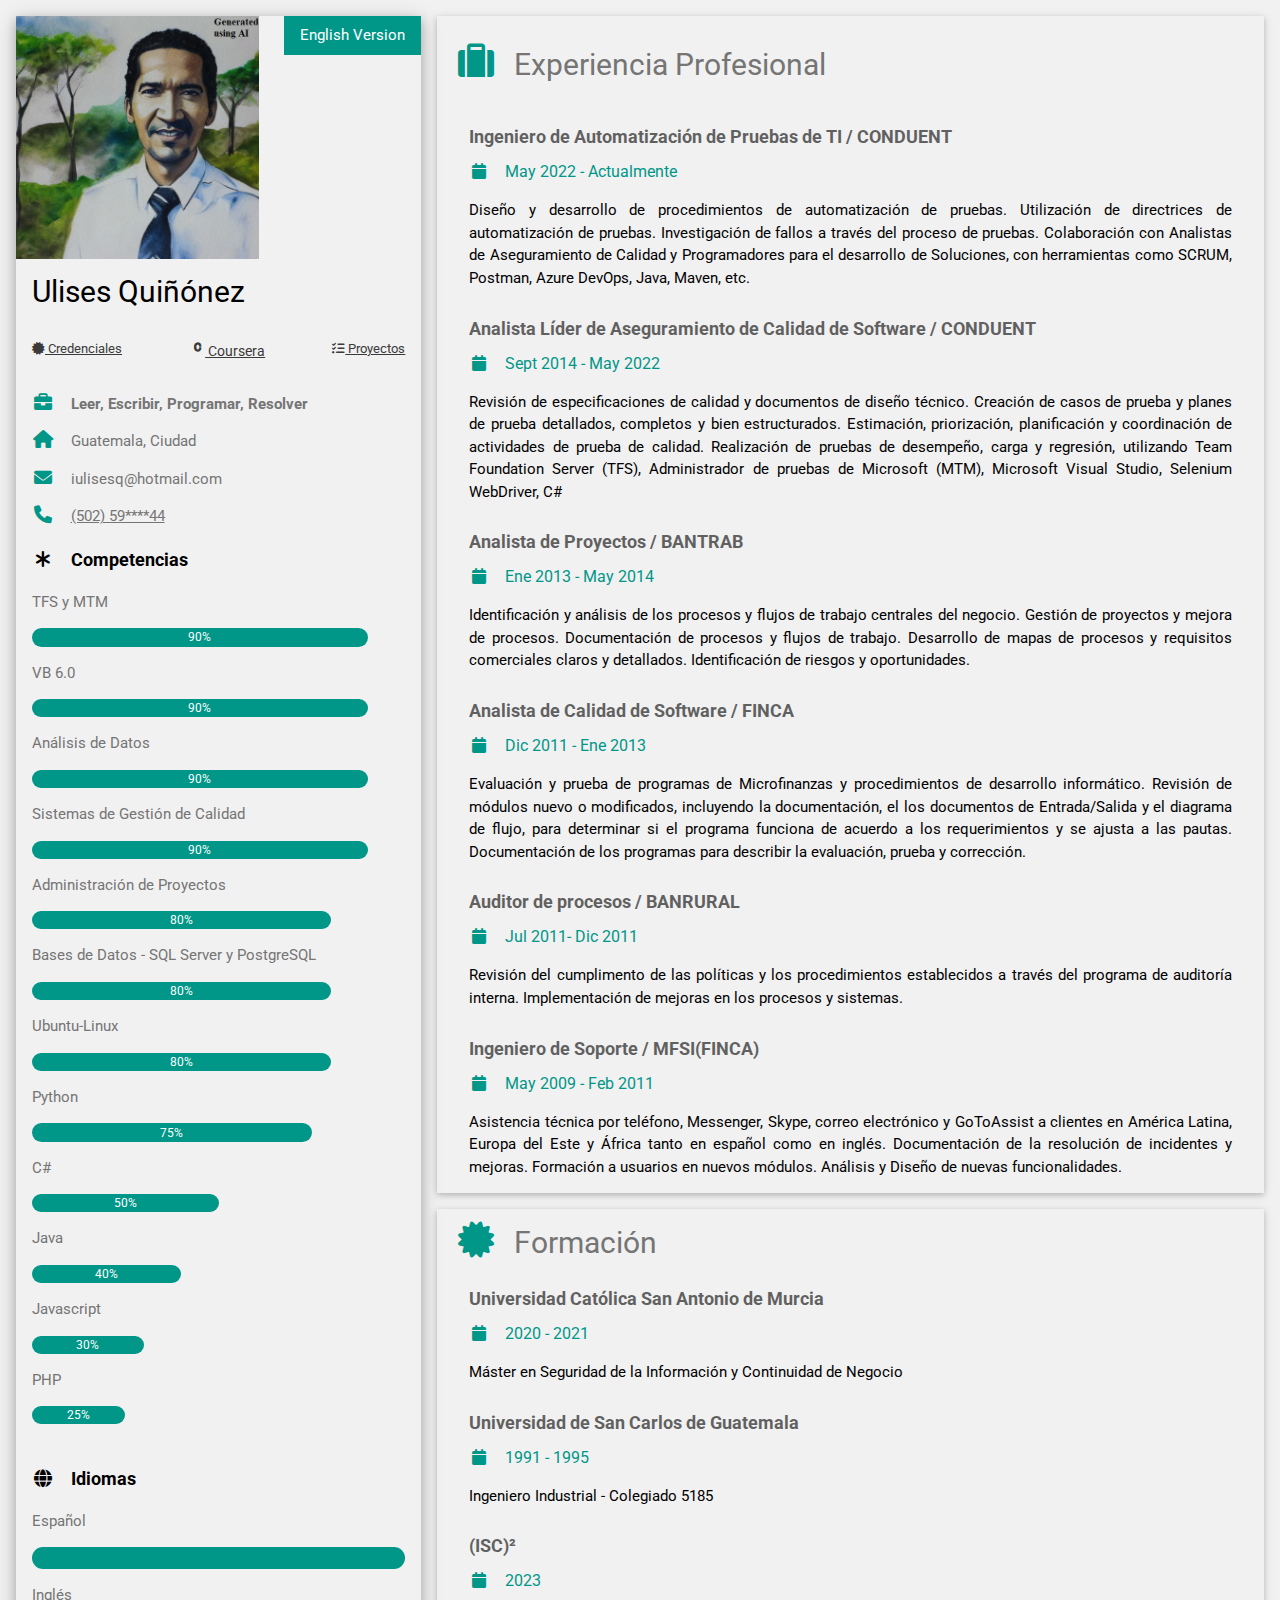
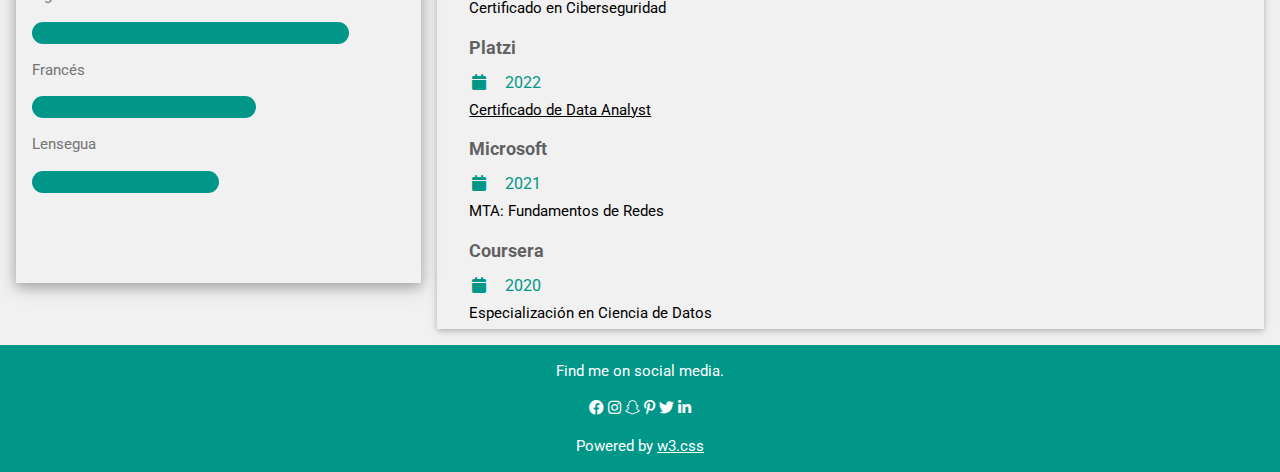
<file: index.html>
﻿<!DOCTYPE html>
<html>
<head>
  <title>Hoja de Vida - Ulises Quiñónez</title>
  <link rel="icon" type="image/x-icon" href="/img/favicon.ico">
  <link rel="icon" type="image/png" href="/img/favicon-32x32.png" sizes="32x32" />
  <link rel="icon" type="image/png" href="/img/favicon-16x16.png" sizes="16x16" />	
  <meta name="description" content="Ulises Quinonez's personal page: Read, Write, Code, Solve, Badge, Coursera, Projects, Leer, Escribir, Programar, Resolver, Credenciales">
</head>
<meta charset="UTF-8">
<meta name="viewport" content="width=device-width, initial-scale=1">
<link rel="stylesheet" href="css/w3.css">
<link rel='stylesheet' href='https://fonts.googleapis.com/css?family=Roboto'>
<link rel="stylesheet" href="https://cdnjs.cloudflare.com/ajax/libs/font-awesome/6.0.0-beta3/css/all.min.css">
<style>
html,body,h1,h2,h3,h4,h5,h6 {font-family: "Roboto", sans-serif}
.wrapper {
  position: relative;
  display: inline-block; /* Ensure the wrapper only takes the space it needs */
}

.wrapper i {
  color: gray;
  opacity: 0.5;
}
.container {
  position: relative; /* Make the container a positioning context */
}

#language-toggle {
  position: absolute;
  top: 0; /* Align button to the top of the container */
  right: 0; /* Align button to the right of the container */
}
</style>
  <style>
    /* Style for the modal */
    .modal {
      display: none;
      position: fixed;
      top: 0;
      left: 0;
      width: 100%;
      height: 100%;
      background: rgba(0,0,0,0.6);
      justify-content: center;
      align-items: center;
	  position: fixed;
	  z-index: 9999;
	  
    }

   .modal-content {
      background-color: white; /* Set background color to solid white */
      padding: 20px;
      border-radius: 5px;
      box-shadow: 0 0 10px rgba(0, 0, 0, 0.8);	  
    }
	    /* Overlay element to block content */
    .overlay {
      position: absolute;
      top: 0;
      left: 0;
      width: 100%;
      height: 100%;
      background-color: white; /* Set the same background color as modal content */
      opacity: 1; /* Set opacity to block content */
    }
  </style>
<body class="w3-light-grey">

<!-- Page Container -->
<div class="w3-content w3-margin-top" style="max-width:1400px;">

  <!-- The Grid -->
  <div class="w3-row-padding">
  
    <!-- Left Column -->
    <div class="w3-third">
    
      <div class="w3- light-grey w3-text-grey w3-card-4">
        <div class="w3-display-container">
<div class="container">
  <img id="img" src="img\avatar1.png" style="width:60%" alt="Avatar">
  <button id="language-toggle" class="w3-button w3-teal" onclick="window.location.href='eng/index.html'">English Version</button>
</div>
          <div class="w3-display-bottomcenter w3-container w3-text-black">
            <h2>Ulises Quiñónez</h2>
<div style="display: flex; justify-content: space-between;">
<a href="https://www.credly.com/users/ulises-quinonez" class="w3-text-dark-grey w3-padding-16" style="text-align: right; font-size: smaller;">
  <i class="fas fa-certificate"></i> Credenciales
</a>
  <a href="https://www.coursera.org/learner/ulises-quinonez-7554" class="w3-text-dark-grey w3-padding-16" style="text-align: right; font-size: 90%; color: blue;">
    <svg xmlns="http://www.w3.org/2000/svg" viewBox="0 0 24 24" width="16" height="16" fill="none" stroke="currentColor" stroke-width="2" stroke-linecap="round" stroke-linejoin="round">
      <text x="50%" y="50%" font-size="16" dy=".3em" text-anchor="middle" fill="white">C</text>
    </svg>
	Coursera
  </a>
<a href="#" class="w3-text-dark-grey w3-padding-16" style="text-align: right; font-size: smaller;" id="modal-link">
  <i class="fas fa-tasks"></i> Proyectos
</a>
<!-- The modal -->
<div id="myModal" class="modal">
  <div class="modal-content">
	<span class="close" style="cursor: pointer;">&times;</span><- Cerrar esta ventana
	<br>
    <h2>Un par de proyectos</h2>
	<br>
    <a href="http://prediocampeon.is-best.net/">Proyecto 1</a>:
	Un catálogo de automóviles realizado con PHP y mySql.
	<br>
    <br>
    <a href="http://contrabajo.is-best.net/">Proyecto 2</a>:
	Un listado de ofertas laborales realizado con PHP y mySql.	
	<br>
    <br>
    <a href="https://iulisesq.shinyapps.io/Covid_bajas/">Proyecto 3</a>:
	Una gráfica dinámica de víctimas de COVID realizada con R.
	<br>
	<br>
	  <a href="https://iulisesq.shinyapps.io/Covid_contagios/">Proyecto 4</a>:
	Una gráfica dinámica de contagiados de COVID realizada con R.
	<br>
	<br>
    <a href="http://body-quiz.is-best.net/">Proyecto 5</a>:
	Un simple quiz de las partes corporales internas realizado en PHP.	
  </div>
</div>
</div>
          </div>
        </div>
         <div class="w3-container">
          <p><i class="fa fa-briefcase fa-fw w3-margin-right w3-large w3-text-teal"></i><b>Leer, Escribir, Programar, Resolver</b></p>
          <p><i class="fa fa-home fa-fw w3-margin-right w3-large w3-text-teal"></i>Guatemala, Ciudad</p>
          <p><i class="fa fa-envelope fa-fw w3-margin-right w3-large w3-text-teal"></i>iulisesq@hotmail.com</p>
          <p><i class="fa fa-phone fa-fw w3-margin-right w3-large w3-text-teal"></i><a href="#" id="phoneLink">(502) 59****44</a></p>
          <p class="w3-large w3-text-black"><b><i class="fa fa-asterisk fa-fw w3-margin-right w3-text-black"></i>Competencias</b></p>
          <p>TFS y MTM</p>
          <div class="w3-light-grey w3-round-xlarge w3-small">
            <div class="w3-container w3-center w3-round-xlarge w3-teal" style="width:90%">90%</div>
          </div>
          <p>VB 6.0</p>
          <div class="w3-light-grey w3-round-xlarge w3-small">
            <div class="w3-container w3-center w3-round-xlarge w3-teal" style="width:90%">90%</div>
          </div>          
          <p id="line4">Análisis de Datos</p>
          <div class="w3-light-grey w3-round-xlarge w3-small">
            <div class="w3-container w3-center w3-round-xlarge w3-teal" style="width:90%">
              <div class="w3-center w3-text- light-grey">90%</div>
            </div>
          </div>
          <p id="line5">Sistemas de Gestión de Calidad</p>
          <div class="w3-light-grey w3-round-xlarge w3-small">
            <div class="w3-container w3-center w3-round-xlarge w3-teal" style="width:90%">90%</div>
          </div>
          <p id="line6">Administración de Proyectos</p>
          <div class="w3-light-grey w3-round-xlarge w3-small">
            <div class="w3-container w3-center w3-round-xlarge w3-teal" style="width:80%">80%</div>
          </div>                    
          <p id="line7">Bases de Datos - SQL Server y PostgreSQL</p>
          <div class="w3-light-grey w3-round-xlarge w3-small">
            <div class="w3-container w3-center w3-round-xlarge w3-teal" style="width:80%">80%</div>
          </div>
          <p>Ubuntu-Linux</p>
          <div class="w3-light-grey w3-round-xlarge w3-small">
            <div class="w3-container w3-center w3-round-xlarge w3-teal" style="width:80%">80%</div>
          </div>  
          <p>Python</p>
          <div class="w3-light-grey w3-round-xlarge w3-small">
            <div class="w3-container w3-center w3-round-xlarge w3-teal" style="width:75%">75%</div>
          </div>
          <p>C#</p>
          <div class="w3-light-grey w3-round-xlarge w3-small">
            <div class="w3-container w3-center w3-round-xlarge w3-teal" style="width:50%">50%</div>
          </div>
            <p>Java</p>
          <div class="w3-light-grey w3-round-xlarge w3-small">
            <div class="w3-container w3-center w3-round-xlarge w3-teal" style="width:40%">40%</div>
		  </div>	
	    <p>Javascript</p>
          <div class="w3-light-grey w3-round-xlarge w3-small">
            <div class="w3-container w3-center w3-round-xlarge w3-teal" style="width:30%">30%</div>
         </div>
		<p>PHP</p>
          <div class="w3-light-grey w3-round-xlarge w3-small">
            <div class="w3-container w3-center w3-round-xlarge w3-teal" style="width:25%">25%</div>
          </div>          
          <br>
          <p class="w3-large w3-text-black"><b><i class="fa fa-globe fa-fw w3-margin-right w3-text-black"></i>Idiomas</b></p>
          <p>Español</p>
          <div class="w3-light-grey w3-round-xlarge">
            <div class="w3-round-xlarge w3-teal" style="height:22px;width:100%"></div>
          </div>
          <p>Inglés</p>
          <div class="w3-light-grey w3-round-xlarge">
            <div class="w3-round-xlarge w3-teal" style="height:22px;width:85%"></div>
          </div>
          <p>Francés</p>
          <div class="w3-light-grey w3-round-xlarge">
            <div class="w3-round-xlarge w3-teal" style="height:22px;width:60%"></div>
          </div>
          <p>Lensegua</p>
          <div class="w3-light-grey w3-round-xlarge">
            <div class="w3-round-xlarge w3-teal" style="height:22px;width:50%"></div>
          </div>
          <br>
		  <br>
		  <br>
		  <br>
        </div>
      </div><br>

    <!-- End Left Column -->
    </div>

    <!-- Right Column -->
    <div class="w3-twothird">
    
      <div class="w3-container w3-card w3- light-grey w3-margin-bottom">
        <h2 class="w3-text-grey w3-padding-16"><i class="fa fa-suitcase fa-fw w3-margin-right w3-xxlarge w3-text-teal"></i>Experiencia Profesional</h2>
        <div class="w3-container">
          <h5 class="w3-opacity"><b>Ingeniero de Automatización de Pruebas de TI / CONDUENT</b></h5>
		  <h6 id="date1" class="w3-text-teal"><i class="fa fa-calendar fa-fw w3-margin-right"></i>May 2022 - Actualmente</h6>
			<p id="line17" align="justify">Diseño y desarrollo de procedimientos de automatización de pruebas. Utilización de directrices de automatización de pruebas. Investigación de fallos a través del proceso de pruebas. Colaboración con Analistas de Aseguramiento de Calidad y Programadores para el desarrollo de Soluciones, con herramientas como SCRUM, Postman, Azure DevOps, Java, Maven, etc.</p>
        </div>
		<div class="w3-container">
          <h5 class="w3-opacity"><b>Analista Líder de Aseguramiento de Calidad de Software / CONDUENT</b></h5>
          <h6 class="w3-text-teal"><i class="fa fa-calendar fa-fw w3-margin-right"></i>Sept 2014 - May 2022</h6>
          <p id="line18" align="justify">Revisión de especificaciones de calidad y documentos de diseño técnico. Creación de casos de prueba y planes de prueba detallados, completos y bien estructurados. Estimación, priorización, planificación y coordinación de actividades de prueba de calidad. Realización de pruebas de desempeño, carga y regresión, utilizando Team Foundation Server (TFS), Administrador de pruebas de Microsoft (MTM), Microsoft Visual Studio, Selenium WebDriver, C#</p>
        </div>
        <div class="w3-container">
          <h5 class="w3-opacity"><b>Analista de Proyectos / BANTRAB</b></h5>
          <h6 id="date2" class="w3-text-teal"><i class="fa fa-calendar fa-fw w3-margin-right"></i>Ene 2013 - May 2014</h6>
          <p id="line19" align="justify">Identificación y análisis de los procesos y flujos de trabajo centrales del negocio. Gestión de proyectos y mejora de procesos. Documentación de procesos y flujos de trabajo. Desarrollo de mapas de procesos y requisitos comerciales claros y detallados. Identificación de riesgos y oportunidades.</p>
        </div>
        <div class="w3-container">
          <h5 class="w3-opacity"><b>Analista de Calidad de Software / FINCA</b></h5>		            
          <h6 id="date3" class="w3-text-teal"><i class="fa fa-calendar fa-fw w3-margin-right"></i>Dic 2011 - Ene 2013</h6>
          <p id="line20" align="justify">Evaluación y prueba de programas de Microfinanzas y procedimientos de desarrollo informático. Revisión de módulos nuevo o modificados, incluyendo la documentación, el los documentos de Entrada/Salida y el diagrama de flujo, para determinar si el programa funciona de acuerdo a los requerimientos y se ajusta a las pautas. Documentación de los programas para describir la evaluación, prueba y corrección.</p>
        </div>
        <div class="w3-container">
          <h5 class="w3-opacity"><b>Auditor de procesos / BANRURAL</b></h5>		            
          <h6 id="date4" class="w3-text-teal"><i class="fa fa-calendar fa-fw w3-margin-right"></i>Jul 2011- Dic 2011</h6>
          <p id="line21" align="justify">Revisión del cumplimento de las políticas y los procedimientos establecidos a través del programa de auditoría interna. Implementación de mejoras en los procesos y sistemas.</p>
        </div>
        <div class="w3-container">
          <h5 class="w3-opacity"><b>Ingeniero de Soporte / MFSI(FINCA)</b></h5>		            
          <h6 class="w3-text-teal"><i class="fa fa-calendar fa-fw w3-margin-right"></i>May 2009 - Feb 2011</h6>
          <p id="line22" align="justify">Asistencia técnica por teléfono, Messenger, Skype, correo electrónico y GoToAssist a clientes en América Latina, Europa del Este y África tanto en español como en inglés. Documentación de la resolución de incidentes y mejoras. Formación a usuarios en nuevos módulos. Análisis y Diseño de nuevas funcionalidades.</p>
        </div>
      </div>

      <div class="w3-container w3-card w3- light-grey">
        <h2 class="w3-text-grey w3-padding-10"><i class="fa fa-certificate fa-fw w3-margin-right w3-xxlarge w3-text-teal"></i>Formación</h2>
        <div class="w3-container">
          <h5 class="w3-opacity"><b>Universidad Católica San Antonio de Murcia</b></h5>		            
          <h6 class="w3-text-teal"><i class="fa fa-calendar fa-fw w3-margin-right"></i>2020 - 2021</h6>
          <p id="tet1">Máster en Seguridad de la Información y Continuidad de Negocio</p>
          </div>
        <div class="w3-container">
          <h5 class="w3-opacity"><b>Universidad de San Carlos de Guatemala</b></h5>		    
          <h6 class="w3-text-teal"><i class="fa fa-calendar fa-fw w3-margin-right"></i>1991 - 1995</h6>
          <p id="tet2">Ingeniero Industrial - Colegiado 5185</p>          
        </div>
		<div class="w3-container">
		  <h5 class="w3-opacity"><b>(ISC)²</b></h5>		            
		  <h6 class="w3-text-teal"><i class="fa fa-calendar fa-fw w3-margin-right"></i>2023</h6>
		  <p id="tet3" style="line-height: 0.020;">Certificado en Ciberseguridad</p>
		</div>
		<div class="w3-container">
		  <h5 class="w3-opacity"><b>Platzi</b></h5>		            
		  <h6 class="w3-text-teal"><i class="fa fa-calendar fa-fw w3-margin-right"></i>2022</h6>
		  <p id="tet_new" style="line-height: 0.020;"><a href="https://platzi.com/p/partyofcuatro/ruta/7006-analyst/diploma/detalle/">Certificado de Data Analyst</a></p>
		</div>
		<div class="w3-container">
		  <h5 class="w3-opacity"><b>Microsoft</b></h5>		            
		  <h6 class="w3-text-teal"><i class="fa fa-calendar fa-fw w3-margin-right"></i>2021</h6>
		  <p id="tet4" style="line-height: 0.020;">MTA: Fundamentos de Redes</p>
		</div>
        <div class="w3-container">
          <h5 class="w3-opacity"><b>Coursera</b></h5>		            
          <h6 class="w3-text-teal"><i class="fa fa-calendar fa-fw w3-margin-right"></i>2020</h6>
          <p id="tet5" style="line-height: 0.020;">Especialización en Ciencia de Datos</p>
        </div>
      </div>

    <!-- End Right Column -->
    </div>


 <!-- End Grid -->
  </div>
<script src="https://apps.elfsight.com/p/platform.js" defer></script>
<div class="elfsight-app-604c8679-e94e-4635-850a-fe289a55f8b1"></div>
<script language="javascript"  src="/js/car.js">
</script>
<script language="javascript"  src="/js/moda.js">
</script>
<script>
document.getElementById("phoneLink").addEventListener("click", function(event) {
  event.preventDefault(); // Evita que el enlace siga el enlace original
  alert("Número de teléfono: (502) **3789**"); // Muestra una ventana de alerta con el número de teléfono
});
</script>

</div>

<footer class="w3-container w3-teal w3-center w3-margin-top">
  <p>Find me on social media.</p>
  <i class="fab fa-facebook w3-hover-opacity wrapper"></i>
  <i class="fab fa-instagram w3-hover-opacity wrapper"></i>
  <i class="fab fa-snapchat-ghost w3-hover-opacity wrapper"></i>
  <i class="fab fa-pinterest-p w3-hover-opacity wrapper"></i>
  <i class="fab fa-twitter w3-hover-opacity wrapper"></i>
  <i class="fab fa-linkedin-in w3-hover-opacity wrapper"></i>
  <p>Powered by <a href="https://www.w3schools.com/css/" target="_blank">w3.css</a></p>
</footer>

</body>
</html>
</file>
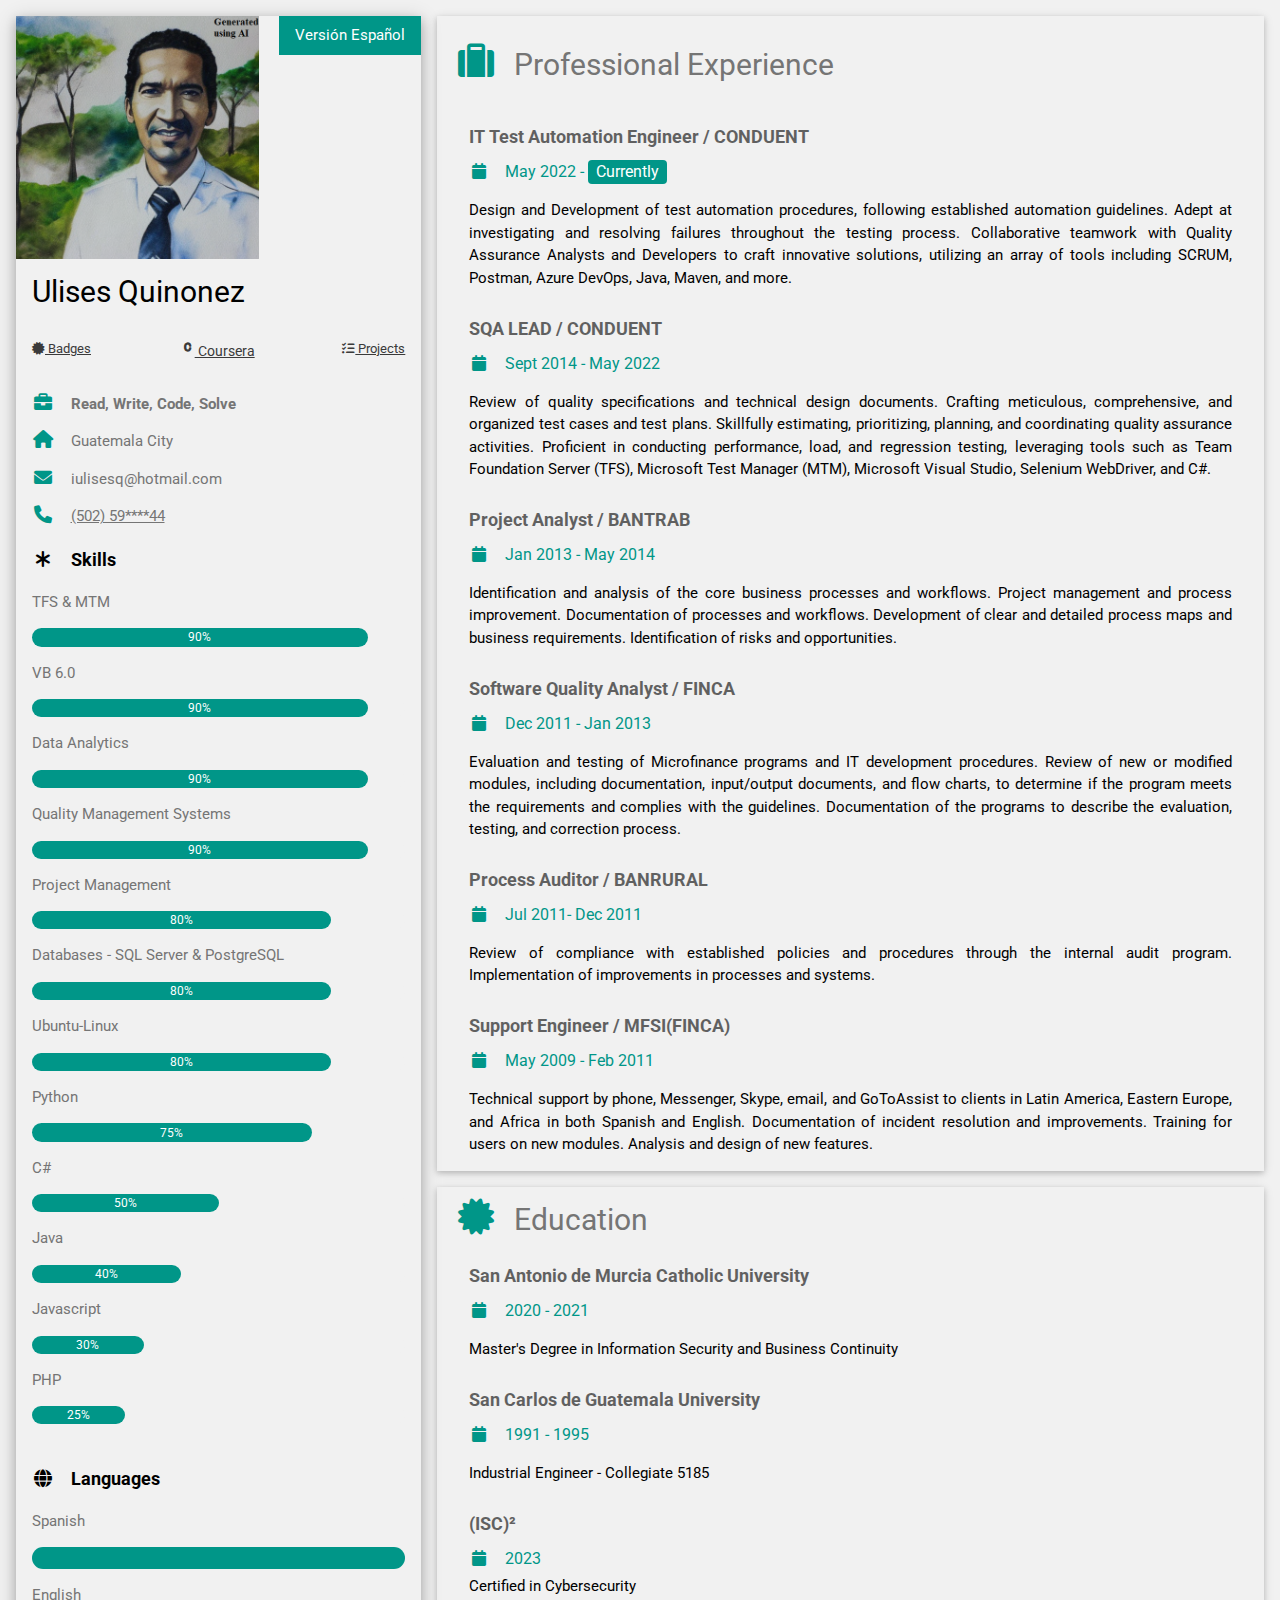
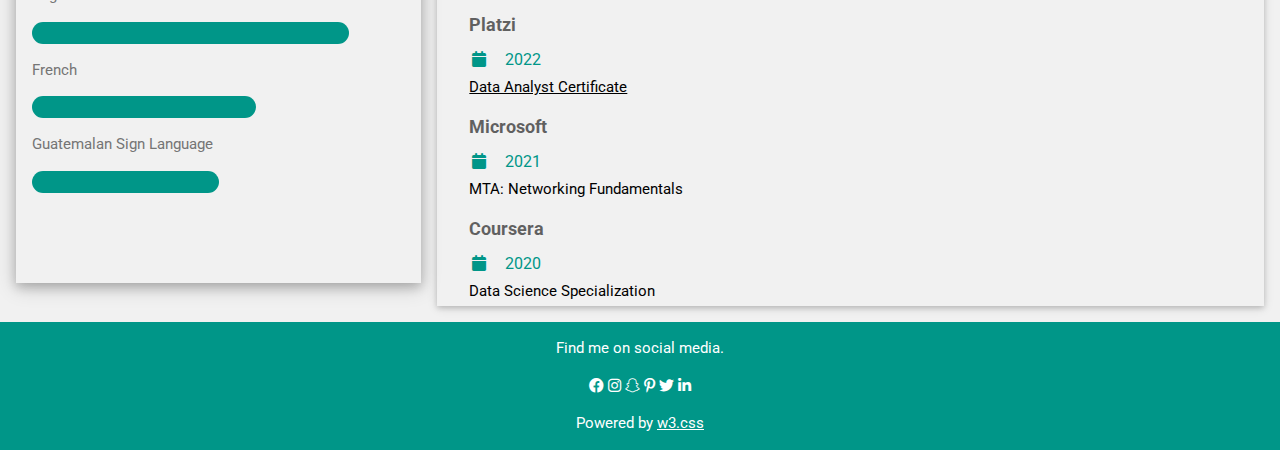
<file: eng/index.html>
﻿<!DOCTYPE html>
<html>
<head>
  <title>Ulises Quinonez - Resume</title>
  <link rel="icon" type="image/x-icon" href="/img/favicon.ico">
  <link rel="icon" type="image/png" href="/img/favicon-32x32.png" sizes="32x32" />
  <link rel="icon" type="image/png" href="/img/favicon-16x16.png" sizes="16x16" />	
  <meta name="description" content="Ulises Quinonez's personal page: Read, Write, Code, Solve, Badge, Coursera, Projects">
</head>
<meta charset="UTF-8">
<meta name="viewport" content="width=device-width, initial-scale=1">
<link rel="stylesheet" href="css/w3.css">
<link rel='stylesheet' href='https://fonts.googleapis.com/css?family=Roboto'>
<link rel="stylesheet" href="https://cdnjs.cloudflare.com/ajax/libs/font-awesome/6.0.0-beta3/css/all.min.css">
<style>
html,body,h1,h2,h3,h4,h5,h6 {font-family: "Roboto", sans-serif}
.wrapper {
  position: relative;
  display: inline-block; /* Ensure the wrapper only takes the space it needs */
}

.wrapper i {
  color: gray;
  opacity: 0.5;
}
.container {
  position: relative; /* Make the container a positioning context */
}

#language-toggle {
 position: absolute;
  top: 0; /* Align button to the top of the container */
  right: 0; /* Align button to the right of the container */
}
</style>
  <style>
    /* Style for the modal */
    .modal {
      display: none;
      position: fixed;
      top: 0;
      left: 0;
      width: 100%;
      height: 100%;
      background: rgba(0,0,0,0.6);
      justify-content: center;
      align-items: center;
	  position: fixed;
	  z-index: 9999;
	  
    }

   .modal-content {
      background-color: white; /* Set background color to solid white */
      padding: 20px;
      border-radius: 5px;
      box-shadow: 0 0 10px rgba(0, 0, 0, 0.8);	  
    }
	    /* Overlay element to block content */
    .overlay {
      position: absolute;
      top: 0;
      left: 0;
      width: 100%;
      height: 100%;
      background-color: white; /* Set the same background color as modal content */
      opacity: 1; /* Set opacity to block content */
    }
  </style>
<body class="w3-light-grey">

<!-- Page Container -->
<div class="w3-content w3-margin-top" style="max-width:1400px;">

  <!-- The Grid -->
  <div class="w3-row-padding">
  
    <!-- Left Column -->
    <div class="w3-third">
    
      <div class="w3- light-grey w3-text-grey w3-card-4">
        <div class="w3-display-container">
<div class="container">
  <img id="img" src="img\avatar1.png" style="width:60%" alt="Avatar">
  <a id="language-toggle" class="w3-button w3-teal" href="https://gilbertq.github.io/s/">Versión Español</a>
</div>		  
          <div class="w3-display-bottomcenter w3-container w3-text-black">
            <h2>Ulises Quinonez</h2>
<div style="display: flex; justify-content: space-between;">
<a href="https://www.credly.com/users/ulises-quinonez" class="w3-text-dark-grey w3-padding-16" style="text-align: right; font-size: smaller;">
  <i class="fas fa-certificate"></i> Badges
</a>
  <a href="https://www.coursera.org/learner/ulises-quinonez-7554" class="w3-text-dark-grey w3-padding-16" style="text-align: right; font-size: 90%; color: blue;">
    <svg xmlns="http://www.w3.org/2000/svg" viewBox="0 0 24 24" width="16" height="16" fill="none" stroke="currentColor" stroke-width="2" stroke-linecap="round" stroke-linejoin="round">
      <text x="50%" y="50%" font-size="16" dy=".3em" text-anchor="middle" fill="white">C</text>
    </svg>
	Coursera
  </a>
<a href="#" class="w3-text-dark-grey w3-padding-16" style="text-align: right; font-size: smaller;" id="modal-link">
  <i class="fas fa-tasks"></i> Projects
</a>
<!-- The modal -->
<div id="myModal" class="modal">
  <div class="modal-content">
	<span class="close" style="cursor: pointer;">&times;</span><- Close this window
	<br>
    <h2>A couple of projects</h2>
	<br>
    <a href="http://prediocampeon.is-best.net/">Project 1</a>:
	A car catalog built with PHP and mySql.
	<br>
    <br>
    <a href="http://contrabajo.is-best.net/">Project 2</a>:
	A list of job offers built with PHP and mySql.
	<br>	
    <br>
    <a href="https://iulisesq.shinyapps.io/Covid_bajas/">Project 3</a>:
	A Dynamic Visualization of COVID Victims built with R.
	<br>
	<br>
    <a href="https://iulisesq.shinyapps.io/Covid_contagios/">Project 4</a>:
	A Dynamic Visualization of COVID Infected built with R.
	<br>
	<br>
    <a href="http://body-quiz.is-best.net/">Project 5</a>:
	 A Simple Internal Body Parts Quiz built in PHP.	
  </div>
</div>
</div>
          </div>
        </div>
         <div class="w3-container">
          <p><i class="fa fa-briefcase fa-fw w3-margin-right w3-large w3-text-teal"></i><b>Read, Write, Code, Solve</b></p>
          <p><i class="fa fa-home fa-fw w3-margin-right w3-large w3-text-teal"></i>Guatemala City</p>
          <p><i class="fa fa-envelope fa-fw w3-margin-right w3-large w3-text-teal"></i>iulisesq@hotmail.com</p>
          <p><i class="fa fa-phone fa-fw w3-margin-right w3-large w3-text-teal"></i><a href="#" id="phoneLink">(502) 59****44</a></p>
          <p class="w3-large w3-text-black"><b><i class="fa fa-asterisk fa-fw w3-margin-right w3-text-black"></i>Skills</b></p>
          <p>TFS & MTM</p>
          <div class="w3-light-grey w3-round-xlarge w3-small">
            <div class="w3-container w3-center w3-round-xlarge w3-teal" style="width:90%">90%</div>
          </div>
          <p>VB 6.0</p>
          <div class="w3-light-grey w3-round-xlarge w3-small">
            <div class="w3-container w3-center w3-round-xlarge w3-teal" style="width:90%">90%</div>
          </div>          
          <p>Data Analytics</p>
          <div class="w3-light-grey w3-round-xlarge w3-small">
            <div class="w3-container w3-center w3-round-xlarge w3-teal" style="width:90%">
              <div class="w3-center w3-text- light-grey">90%</div>
            </div>
          </div>
          <p>Quality Management Systems</p>
          <div class="w3-light-grey w3-round-xlarge w3-small">
            <div class="w3-container w3-center w3-round-xlarge w3-teal" style="width:90%">90%</div>
          </div>
          <p>Project Management</p>
          <div class="w3-light-grey w3-round-xlarge w3-small">
            <div class="w3-container w3-center w3-round-xlarge w3-teal" style="width:80%">80%</div>
          </div>                    
          <p>Databases - SQL Server & PostgreSQL</p>
          <div class="w3-light-grey w3-round-xlarge w3-small">
            <div class="w3-container w3-center w3-round-xlarge w3-teal" style="width:80%">80%</div>
          </div>
          <p>Ubuntu-Linux</p>
          <div class="w3-light-grey w3-round-xlarge w3-small">
            <div class="w3-container w3-center w3-round-xlarge w3-teal" style="width:80%">80%</div>
          </div>  
          <p>Python</p>
          <div class="w3-light-grey w3-round-xlarge w3-small">
            <div class="w3-container w3-center w3-round-xlarge w3-teal" style="width:75%">75%</div>
          </div>
          <p>C#</p>
          <div class="w3-light-grey w3-round-xlarge w3-small">
            <div class="w3-container w3-center w3-round-xlarge w3-teal" style="width:50%">50%</div>
          </div>
            <p>Java</p>
          <div class="w3-light-grey w3-round-xlarge w3-small">
            <div class="w3-container w3-center w3-round-xlarge w3-teal" style="width:40%">40%</div>
		  </div>	
	    <p>Javascript</p>
          <div class="w3-light-grey w3-round-xlarge w3-small">
            <div class="w3-container w3-center w3-round-xlarge w3-teal" style="width:30%">30%</div>
         </div>
		<p>PHP</p>
          <div class="w3-light-grey w3-round-xlarge w3-small">
            <div class="w3-container w3-center w3-round-xlarge w3-teal" style="width:25%">25%</div>
          </div>          
          <br>
          <p class="w3-large w3-text-black"><b><i class="fa fa-globe fa-fw w3-margin-right w3-text-black"></i>Languages</b></p>
          <p>Spanish</p>
          <div class="w3-light-grey w3-round-xlarge">
            <div class="w3-round-xlarge w3-teal" style="height:22px;width:100%"></div>
          </div>
          <p>English</p>
          <div class="w3-light-grey w3-round-xlarge">
            <div class="w3-round-xlarge w3-teal" style="height:22px;width:85%"></div>
          </div>
          <p>French</p>
          <div class="w3-light-grey w3-round-xlarge">
            <div class="w3-round-xlarge w3-teal" style="height:22px;width:60%"></div>
          </div>
          <p>Guatemalan Sign Language </p>
          <div class="w3-light-grey w3-round-xlarge">
            <div class="w3-round-xlarge w3-teal" style="height:22px;width:50%"></div>
          </div>
          <br>
		  <br>
		  <br>
		  <br>
        </div>
      </div><br>

    <!-- End Left Column -->
    </div>

    <!-- Right Column -->
    <div class="w3-twothird">
    
      <div class="w3-container w3-card w3- light-grey w3-margin-bottom">
        <h2 class="w3-text-grey w3-padding-16"><i class="fa fa-suitcase fa-fw w3-margin-right w3-xxlarge w3-text-teal"></i>Professional Experience</h2>
        <div class="w3-container">
          <h5 class="w3-opacity"><b>IT Test Automation Engineer / CONDUENT</b></h5>
          <h6 class="w3-text-teal"><i class="fa fa-calendar fa-fw w3-margin-right"></i>May 2022 - <span class="w3-tag w3-teal w3-round">Currently</span></h6>
          <p align="justify">Design and Development of test automation procedures, following established automation guidelines. Adept at investigating and resolving failures throughout the testing process. Collaborative teamwork with Quality Assurance Analysts and Developers to craft innovative solutions, utilizing an array of tools including SCRUM, Postman, Azure DevOps, Java, Maven, and more.</p>
        </div>
		<div class="w3-container">
          <h5 class="w3-opacity"><b>SQA LEAD / CONDUENT</b></h5>
          <h6 class="w3-text-teal"><i class="fa fa-calendar fa-fw w3-margin-right"></i>Sept 2014 - May 2022</h6>
          <p align="justify">Review of quality specifications and technical design documents. Crafting meticulous, comprehensive, and organized test cases and test plans. Skillfully estimating, prioritizing, planning, and coordinating quality assurance activities. Proficient in conducting performance, load, and regression testing, leveraging tools such as Team Foundation Server (TFS), Microsoft Test Manager (MTM), Microsoft Visual Studio, Selenium WebDriver, and C#.</p>
        </div>
        <div class="w3-container">
          <h5 class="w3-opacity"><b>Project Analyst / BANTRAB</b></h5>
          <h6 class="w3-text-teal"><i class="fa fa-calendar fa-fw w3-margin-right"></i>Jan 2013 - May 2014</h6>
          <p align="justify">Identification and analysis of the core business processes and workflows. Project management and process improvement. Documentation of processes and workflows. Development of clear and detailed process maps and business requirements. Identification of risks and opportunities.</p>
        </div>
        <div class="w3-container">
          <h5 class="w3-opacity"><b>Software Quality Analyst / FINCA</b></h5>
		            
          <h6 class="w3-text-teal"><i class="fa fa-calendar fa-fw w3-margin-right"></i>Dec 2011 - Jan 2013</h6>
          <p align="justify">Evaluation and testing of Microfinance programs and IT development procedures. Review of new or modified modules, including documentation, input/output documents, and flow charts, to determine if the program meets the requirements and complies with the guidelines. Documentation of the programs to describe the evaluation, testing, and correction process.</p>
        </div>
        <div class="w3-container">
          <h5 class="w3-opacity"><b>Process Auditor / BANRURAL</b></h5>
		            
          <h6 class="w3-text-teal"><i class="fa fa-calendar fa-fw w3-margin-right"></i>Jul 2011- Dec 2011</h6>
          <p align="justify">Review of compliance with established policies and procedures through the internal audit program. Implementation of improvements in processes and systems.</p>
        </div>
        <div class="w3-container">
          <h5 class="w3-opacity"><b>Support Engineer / MFSI(FINCA)</b></h5>
		            
          <h6 class="w3-text-teal"><i class="fa fa-calendar fa-fw w3-margin-right"></i>May 2009 - Feb 2011</h6>
          <p align="justify">Technical support by phone, Messenger, Skype, email, and GoToAssist to clients in Latin America, Eastern Europe, and Africa in both Spanish and English. Documentation of incident resolution and improvements. Training for users on new modules. Analysis and design of new features.</p>
        </div>
      </div>

      <div class="w3-container w3-card w3- light-grey">
        <h2 class="w3-text-grey w3-padding-10"><i class="fa fa-certificate fa-fw w3-margin-right w3-xxlarge w3-text-teal"></i>Education</h2>
        <div class="w3-container">
          <h5 class="w3-opacity"><b>San Antonio de Murcia Catholic University</b></h5>		            
          <h6 class="w3-text-teal"><i class="fa fa-calendar fa-fw w3-margin-right"></i>2020 - 2021</h6>
          <p>Master's Degree in Information Security and Business Continuity</p>
          </div>
        <div class="w3-container">
          <h5 class="w3-opacity"><b>San Carlos de Guatemala University</b></h5>		    
          <h6 class="w3-text-teal"><i class="fa fa-calendar fa-fw w3-margin-right"></i>1991 - 1995</h6>
          <p>Industrial Engineer - Collegiate 5185</p>          
        </div>
		<div class="w3-container">
          <h5 class="w3-opacity"><b>(ISC)²</b></h5>		            
          <h6 class="w3-text-teal"><i class="fa fa-calendar fa-fw w3-margin-right"></i>2023</h6>
          <p style="line-height: 0.020;">Certified in Cybersecurity</p>
        </div>
		<div class="w3-container">
		  <h5 class="w3-opacity"><b>Platzi</b></h5>		            
		  <h6 class="w3-text-teal"><i class="fa fa-calendar fa-fw w3-margin-right"></i>2022</h6>
		  <p id="tet_new" style="line-height: 0.020;"><a href="https://platzi.com/p/partyofcuatro/ruta/7006-analyst/diploma/detalle/">Data Analyst Certificate </a></p>
		</div>
        <div class="w3-container">
          <h5 class="w3-opacity"><b>Microsoft</b></h5>		            
          <h6 class="w3-text-teal"><i class="fa fa-calendar fa-fw w3-margin-right"></i>2021</h6>
          <p style="line-height: 0.020;">MTA: Networking Fundamentals</p>
        </div>
        <div class="w3-container">
          <h5 class="w3-opacity"><b>Coursera</b></h5>		            
          <h6 class="w3-text-teal"><i class="fa fa-calendar fa-fw w3-margin-right"></i>2020</h6>
          <p style="line-height: 0.020;">Data Science Specialization</p>
        </div>
      </div>

    <!-- End Right Column -->
    </div>


 <!-- End Grid -->
  </div>
<script src="https://apps.elfsight.com/p/platform.js" defer></script>
<div class="elfsight-app-604c8679-e94e-4635-850a-fe289a55f8b1"></div>
<script language="javascript"  src="/js/car.js">
</script>
<script language="javascript"  src="/js/moda.js">
</script>
<script>
document.getElementById("phoneLink").addEventListener("click", function(event) {
  event.preventDefault(); 
  alert("Phone number: (502) **3789**"); 
});
</script>

<footer class="w3-container w3-teal w3-center w3-margin-top">
  <p>Find me on social media.</p>
  <i class="fab fa-facebook w3-hover-opacity wrapper"></i>
  <i class="fab fa-instagram w3-hover-opacity wrapper"></i>
  <i class="fab fa-snapchat-ghost w3-hover-opacity wrapper"></i>
  <i class="fab fa-pinterest-p w3-hover-opacity wrapper"></i>
  <i class="fab fa-twitter w3-hover-opacity wrapper"></i>
  <i class="fab fa-linkedin-in w3-hover-opacity wrapper"></i>
  <p>Powered by <a href="https://www.w3schools.com/css/" target="_blank">w3.css</a></p>
</footer>

</body>
</html>
</file>
